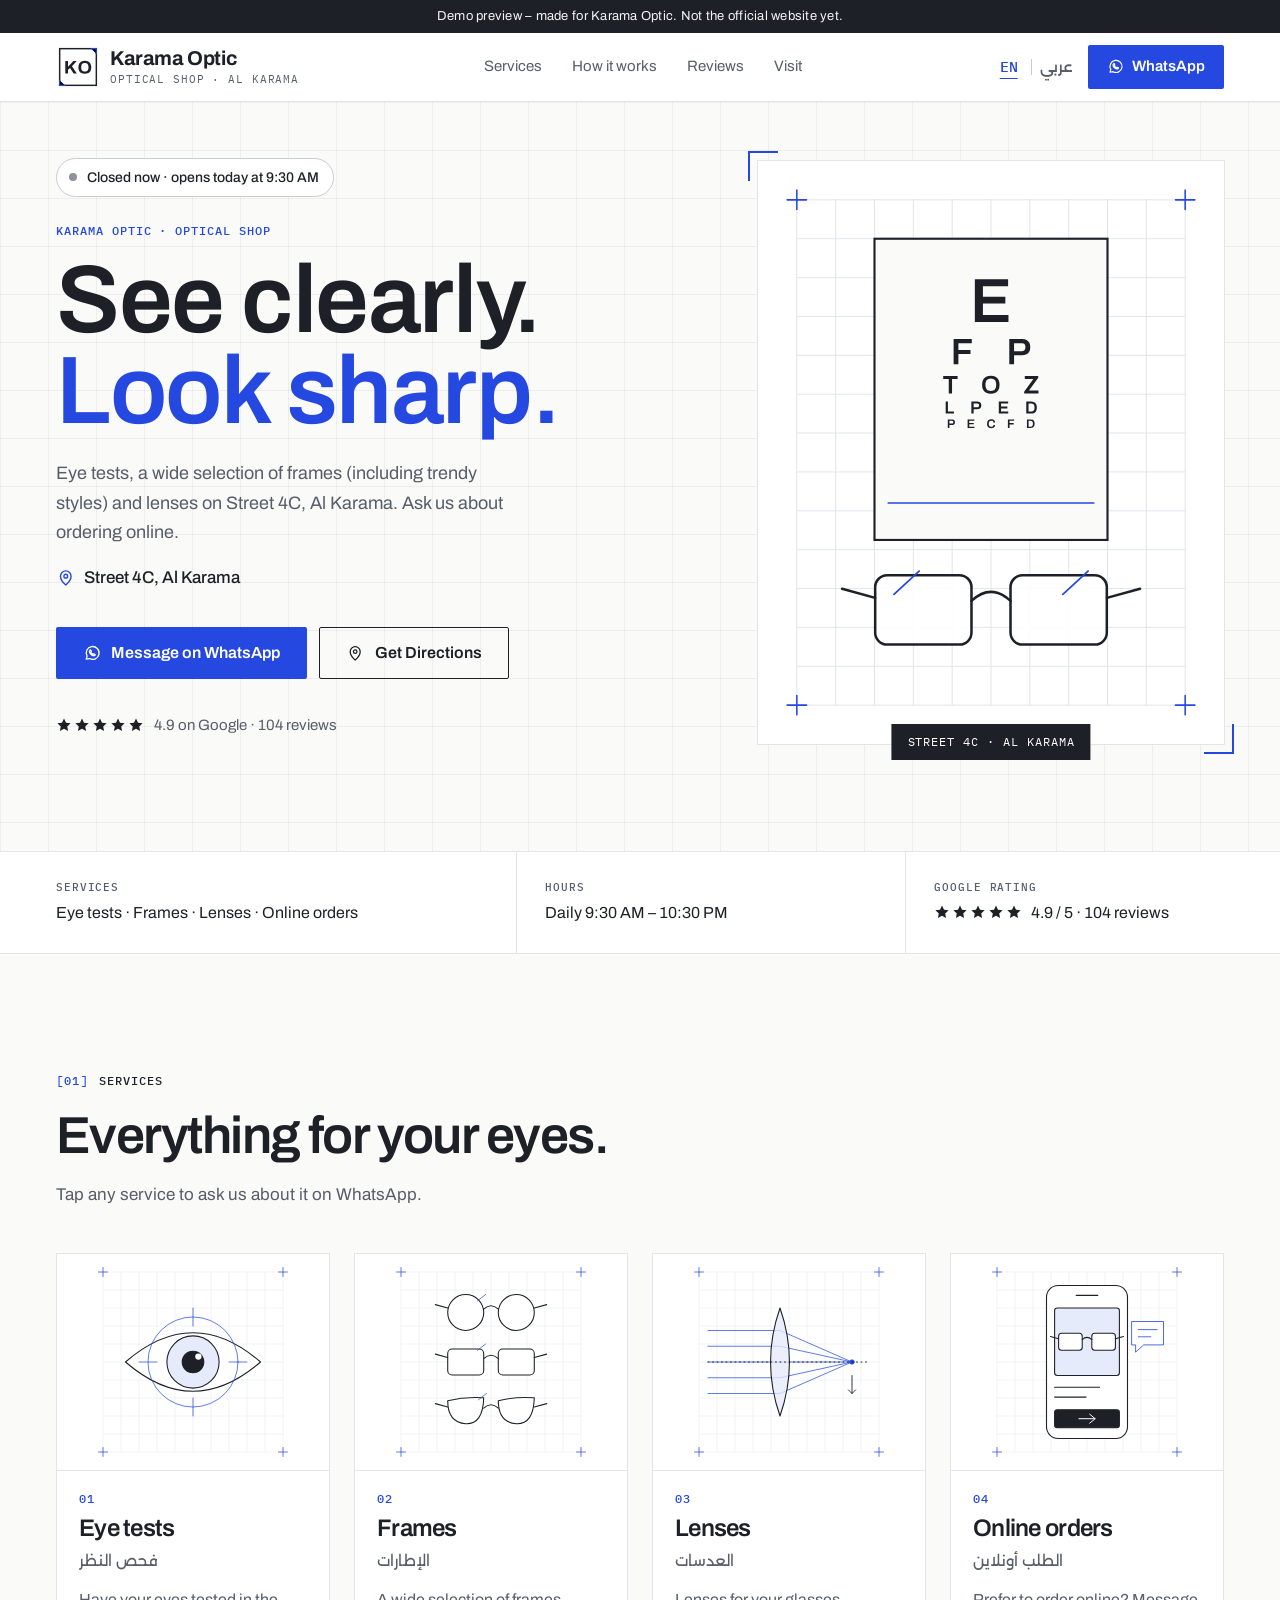
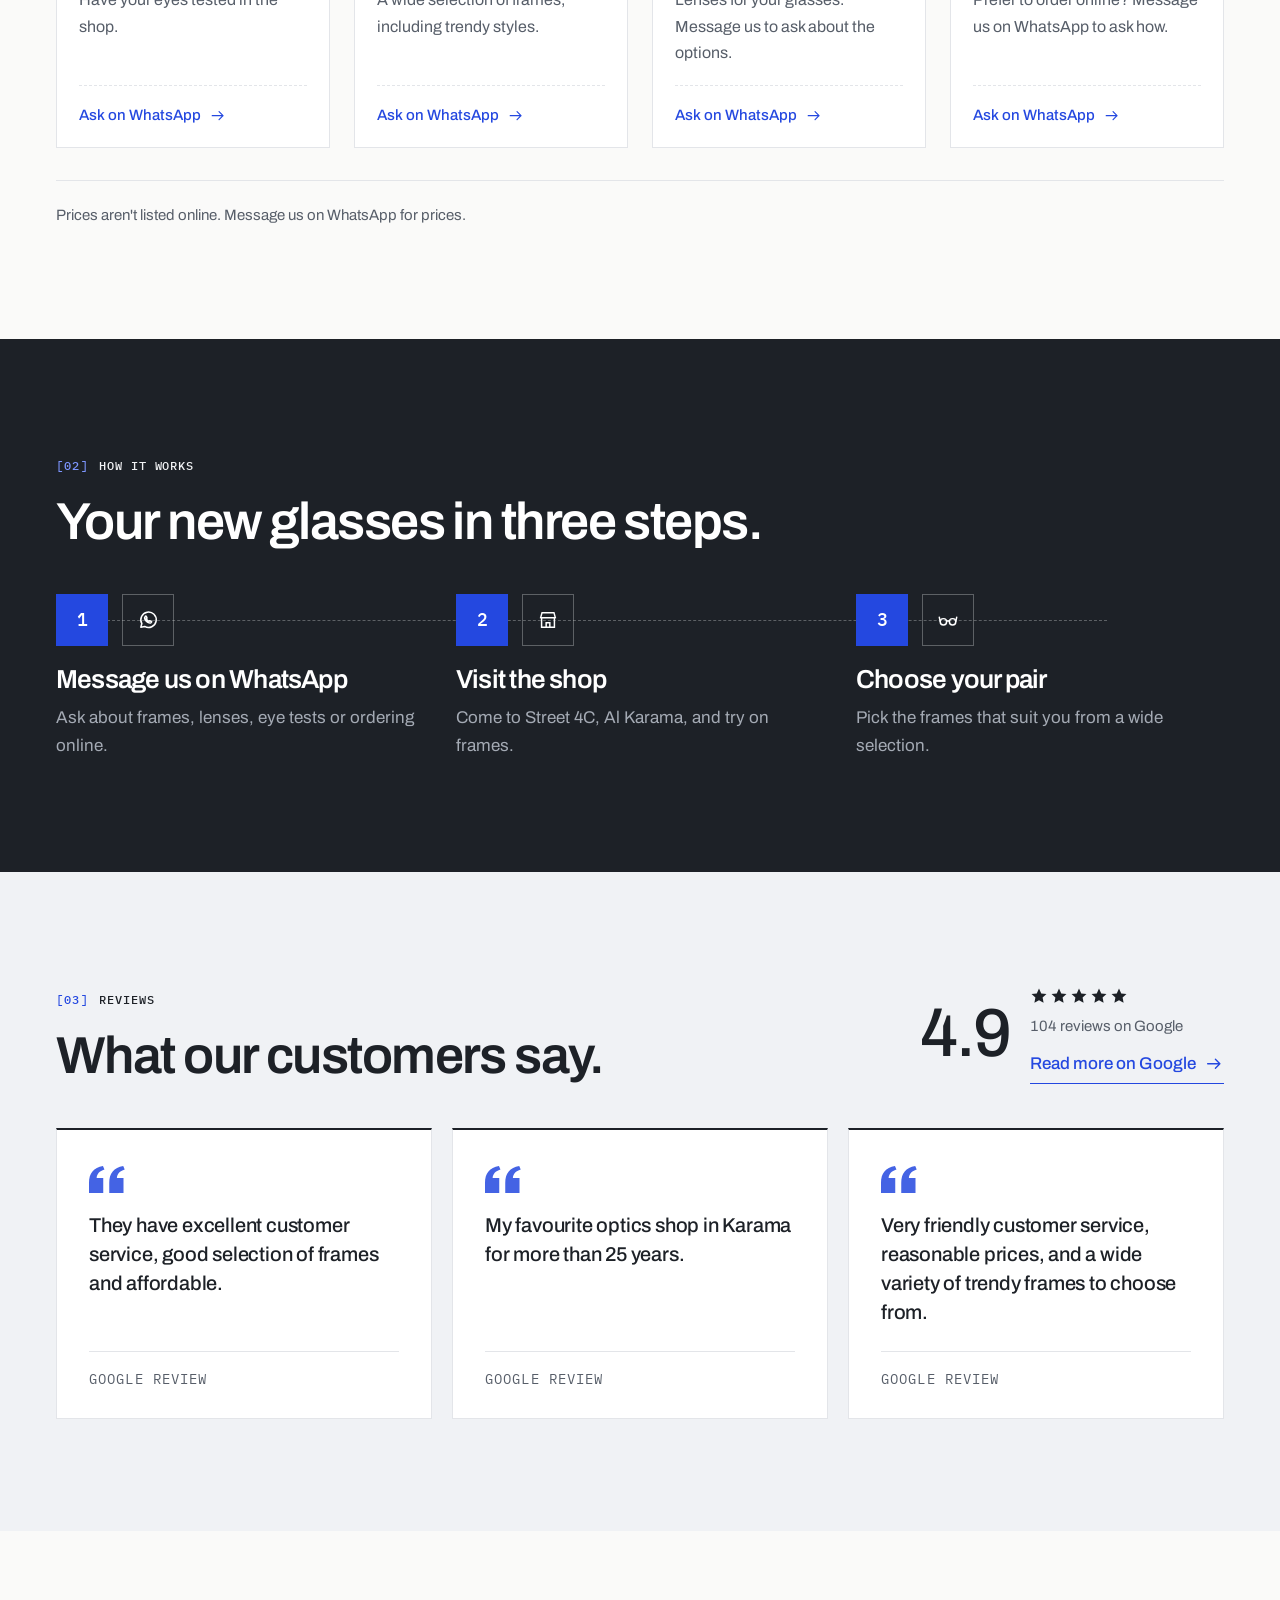
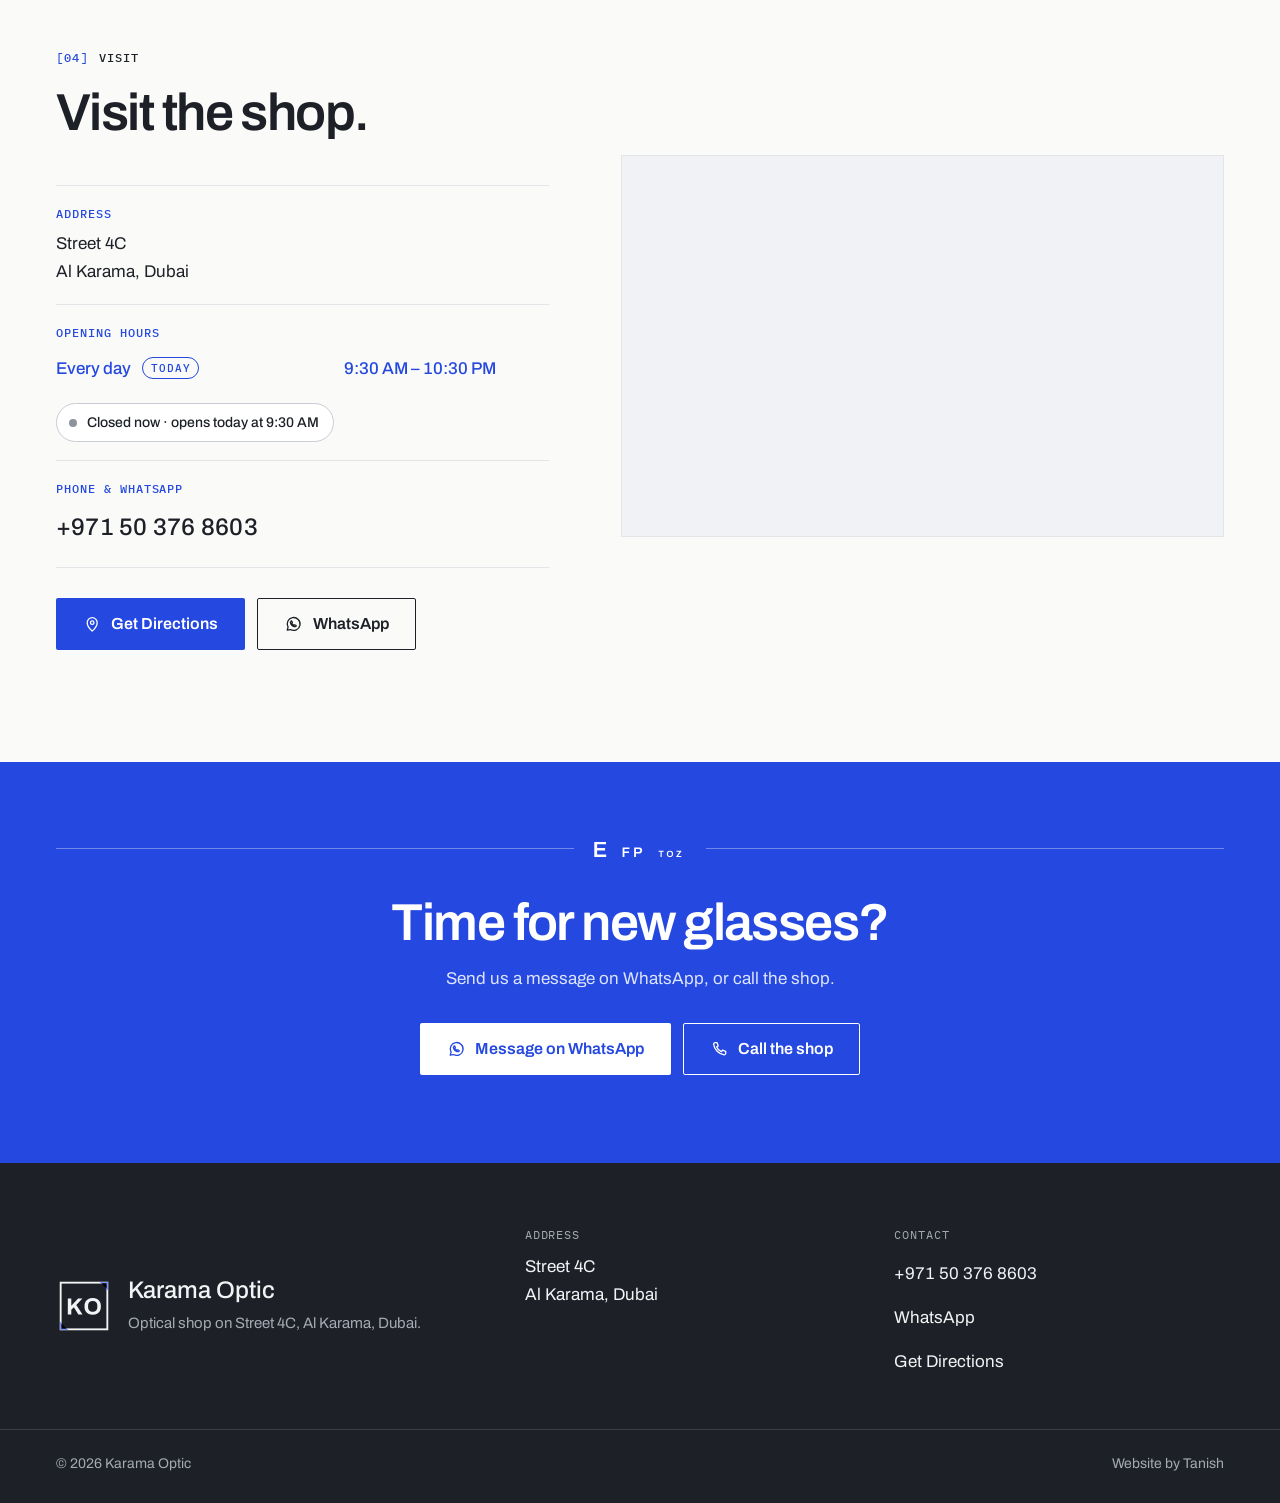
<file: index.html>
<!doctype html>
<html lang="en" dir="ltr">
<head>
  <meta charset="utf-8">
  <meta name="viewport" content="width=device-width, initial-scale=1, viewport-fit=cover">
  <title>Karama Optic · Eye tests, frames and lenses in Al Karama, Dubai</title>
  <meta name="description" content="Optical shop on Street 4C, Al Karama, Dubai: eye tests, a wide selection of frames including trendy styles, lenses and online orders. Rated 4.9 on Google.">
  <meta name="robots" content="noindex">
  <meta name="theme-color" content="#FFFFFF">

  <link rel="icon" href="images/logo.svg" type="image/svg+xml">
  <link rel="apple-touch-icon" href="images/apple-touch-icon.png">

  <!-- Social sharing (WhatsApp, iMessage, X…). WhatsApp previews don't run JavaScript, so these are plain text. -->
  <meta property="og:type" content="website">
  <meta property="og:site_name" content="Karama Optic">
  <meta property="og:title" content="Karama Optic · Street 4C, Al Karama, Dubai">
  <meta property="og:description" content="Eye tests, a wide selection of frames (including trendy styles), lenses and online orders. 4.9 on Google.">
  <meta property="og:url" content="https://tanish0212.github.io/karama-optic-demo/">
  <meta property="og:image" content="https://tanish0212.github.io/karama-optic-demo/images/og-image.jpg">
  <meta property="og:image:secure_url" content="https://tanish0212.github.io/karama-optic-demo/images/og-image.jpg">
  <meta property="og:image:type" content="image/jpeg">
  <meta property="og:image:width" content="1200">
  <meta property="og:image:height" content="630">
  <meta property="og:image:alt" content="Karama Optic, an optical shop on Street 4C, Al Karama, Dubai">
  <meta name="twitter:card" content="summary_large_image">
  <meta name="twitter:title" content="Karama Optic · Street 4C, Al Karama, Dubai">
  <meta name="twitter:description" content="Eye tests, a wide selection of frames (including trendy styles), lenses and online orders. 4.9 on Google.">
  <meta name="twitter:image" content="https://tanish0212.github.io/karama-optic-demo/images/og-image.jpg">

  <link rel="preconnect" href="https://fonts.googleapis.com">
  <link rel="preconnect" href="https://fonts.gstatic.com" crossorigin>
  <!-- Fonts load without blocking the first paint -->
  <link rel="preload" as="style" href="https://fonts.googleapis.com/css2?family=Archivo:wght@400;500;600;700&amp;family=IBM+Plex+Mono:wght@400;500&amp;family=Alexandria:wght@400;500;600&amp;display=swap">
  <link rel="stylesheet" href="https://fonts.googleapis.com/css2?family=Archivo:wght@400;500;600;700&amp;family=IBM+Plex+Mono:wght@400;500&amp;family=Alexandria:wght@400;500;600&amp;display=swap" media="print" onload="this.media='all'">
  <noscript><link rel="stylesheet" href="https://fonts.googleapis.com/css2?family=Archivo:wght@400;500;600;700&amp;family=IBM+Plex+Mono:wght@400;500&amp;family=Alexandria:wght@400;500;600&amp;display=swap"></noscript>
  <link rel="stylesheet" href="style.css">
</head>
<body>
  <a class="skip-link" href="#main" data-t="skip">Skip to content</a>

  <!-- DEMO BANNER: delete this line (or set SHOP.showDemoBanner = false) when the site goes live -->
  <p class="demo-banner" data-t="demoBanner">Demo preview – made for Karama Optic. Not the official website yet.</p>

  <header class="site-header">
    <div class="container header-inner">
      <a class="brand" href="#top">
        <img class="brand-mark" src="images/logo.svg" width="44" height="44" alt="">
        <span class="brand-word">
          <span class="brand-name" data-t="brandName">Karama Optic</span>
          <span class="brand-sub" data-t="brandSub">Optical shop · Al Karama</span>
        </span>
        <span class="visually-hidden" data-shop="name">Karama Optic</span>
      </a>
      <nav class="nav" data-t-aria="navLabel" aria-label="Main">
        <a href="#services" data-t="navServices">Services</a>
        <a href="#how" data-t="navHow">How it works</a>
        <a href="#reviews" data-t="navReviews">Reviews</a>
        <a href="#visit" data-t="navVisit">Visit</a>
      </nav>
      <div class="header-actions">
        <div class="lang-toggle" role="group" data-t-aria="langLabel" aria-label="Language">
          <button type="button" data-lang="en" lang="en" aria-pressed="true">EN</button>
          <span class="lang-sep" aria-hidden="true"></span>
          <button type="button" data-lang="ar" lang="ar" aria-pressed="false">عربي</button>
        </div>
        <a class="btn btn-primary btn-sm js-wa" href="https://wa.me/971503768603?text=Hello%20Karama%20Optic%2C%20I%20found%20you%20on%20your%20website%20and%20I%27d%20like%20to%20ask%20about%20glasses." target="_blank" rel="noopener" data-t-aria="waAria" aria-label="Message Karama Optic on WhatsApp">
          <svg class="icon" viewBox="0 0 24 24" width="18" height="18" aria-hidden="true"><use href="#i-wa"/></svg>
          <span class="label-long" data-t="waShort">WhatsApp</span>
        </a>
      </div>
    </div>
  </header>

  <main id="main">
    <!-- HERO -->
    <section class="hero" id="top" aria-labelledby="hero-title">
      <div class="container hero-grid">
        <div class="hero-copy">
          <p class="status js-status reveal"><span class="status-dot" aria-hidden="true"></span><span class="status-text"></span></p>
          <p class="eyebrow reveal" data-t="heroEyebrow">Karama Optic</p>
          <h1 class="hero-title js-hero-title" id="hero-title">See clearly. Look sharp.</h1>
          <p class="lead reveal" data-t="heroSub"></p>
          <p class="place reveal">
            <svg class="icon" viewBox="0 0 24 24" width="18" height="18" aria-hidden="true"><use href="#i-pin"/></svg>
            <span data-t="heroPlace">Street 4C, Al Karama</span>
          </p>
          <div class="actions reveal">
            <a class="btn btn-primary js-wa" href="https://wa.me/971503768603?text=Hello%20Karama%20Optic%2C%20I%20found%20you%20on%20your%20website%20and%20I%27d%20like%20to%20ask%20about%20glasses." target="_blank" rel="noopener">
              <svg class="icon" viewBox="0 0 24 24" width="20" height="20" aria-hidden="true"><use href="#i-wa"/></svg>
              <span data-t="waCta">Message on WhatsApp</span><span class="visually-hidden js-newtab"></span>
            </a>
            <a class="btn btn-ghost js-dir" href="https://www.google.com/maps/search/?api=1&amp;query=Karama+Optic+Street+4C+Al+Karama+Dubai" target="_blank" rel="noopener">
              <svg class="icon" viewBox="0 0 24 24" width="20" height="20" aria-hidden="true"><use href="#i-pin"/></svg>
              <span data-t="directions">Get Directions</span><span class="visually-hidden js-newtab"></span>
            </a>
          </div>
          <a class="rating js-rating js-reviews reveal" href="#reviews"></a>
        </div>
        <figure class="hero-media reveal">
          <div class="frame">
            <img class="js-img" data-img="hero" src="images/eye-chart.svg" alt="" width="480" height="600" fetchpriority="high">
          </div>
          <figcaption class="media-caption" data-t="heroCaption">Street 4C · Al Karama</figcaption>
        </figure>
      </div>
    </section>

    <!-- QUICK FACTS -->
    <section class="strip" data-t-aria="stripAria" aria-label="Quick facts">
      <div class="container strip-grid">
        <div class="strip-item">
          <span class="strip-label" data-t="stripServicesLabel">Services</span>
          <span class="strip-value" data-t="stripServices"></span>
        </div>
        <div class="strip-item">
          <span class="strip-label" data-t="stripHoursLabel">Hours</span>
          <span class="strip-value js-strip-hours"></span>
        </div>
        <div class="strip-item">
          <span class="strip-label" data-t="stripRatingLabel">Google rating</span>
          <span class="strip-value"><span class="js-stars"></span> <span class="num" data-t="stripRating"></span></span>
        </div>
      </div>
    </section>

    <!-- SERVICES -->
    <section class="section" id="services" aria-labelledby="services-title">
      <div class="container">
        <header class="section-head reveal">
          <p class="kicker"><span class="kicker-num">01</span><span data-t="servicesKicker">Services</span></p>
          <h2 id="services-title" data-t="servicesTitle">Everything for your eyes.</h2>
          <p class="section-intro" data-t="servicesIntro"></p>
        </header>
        <ul class="services js-services" role="list"></ul>
        <p class="quote-note reveal" data-t="quoteNote"></p>
      </div>
    </section>

    <!-- HOW IT WORKS -->
    <section class="section section-alt" id="how" aria-labelledby="how-title">
      <div class="container">
        <header class="section-head reveal">
          <p class="kicker"><span class="kicker-num">02</span><span data-t="howKicker">How it works</span></p>
          <h2 id="how-title" data-t="howTitle">Three simple steps.</h2>
        </header>
        <ol class="steps js-steps" role="list"></ol>
      </div>
    </section>

    <!-- REVIEWS -->
    <section class="section section-reviews" id="reviews" aria-labelledby="reviews-title">
      <div class="container">
        <div class="reviews-head reveal">
          <div>
            <p class="kicker"><span class="kicker-num">03</span><span data-t="reviewsKicker">Reviews</span></p>
            <h2 id="reviews-title" data-t="reviewsTitle">In our customers' words.</h2>
          </div>
          <div class="score">
            <span class="score-value js-score" lang="en" dir="ltr">4.9</span>
            <div class="score-meta">
              <span class="js-stars score-stars"></span>
              <span class="score-count num" data-t="basedOn">104 reviews on Google</span>
              <a class="text-link js-reviews" href="#reviews">
                <span data-t="readMore">Read more on Google</span><span class="visually-hidden js-newtab"></span>
                <svg class="icon icon-arrow" viewBox="0 0 24 24" width="18" height="18" aria-hidden="true"><use href="#i-arrow"/></svg>
              </a>
            </div>
          </div>
        </div>
        <ul class="reviews js-reviews-list" role="list"></ul>
      </div>
    </section>

    <!-- VISIT -->
    <section class="section section-visit" id="visit" aria-labelledby="visit-title">
      <div class="container visit-grid">
        <div class="visit-copy">
          <header class="section-head reveal">
            <p class="kicker"><span class="kicker-num">04</span><span data-t="visitKicker">Visit</span></p>
            <h2 id="visit-title" data-t="visitTitle">Find us.</h2>
          </header>
          <dl class="visit-info reveal">
            <div>
              <dt data-t="addressLabel">Address</dt>
              <dd><address class="js-address"></address></dd>
            </div>
            <div>
              <dt data-t="hoursLabel">Opening hours</dt>
              <dd>
                <table class="hours js-hours"></table>
                <span class="status status--inline js-status"><span class="status-dot" aria-hidden="true"></span><span class="status-text"></span></span>
              </dd>
            </div>
            <div>
              <dt data-t="phoneLabel">Phone &amp; WhatsApp</dt>
              <dd><a class="phone-link js-tel js-phone" href="tel:+971503768603">+971 50 376 8603</a></dd>
            </div>
          </dl>
          <div class="actions reveal">
            <a class="btn btn-primary js-dir" href="https://www.google.com/maps/search/?api=1&amp;query=Karama+Optic+Street+4C+Al+Karama+Dubai" target="_blank" rel="noopener">
              <svg class="icon" viewBox="0 0 24 24" width="20" height="20" aria-hidden="true"><use href="#i-pin"/></svg>
              <span data-t="directions">Get Directions</span><span class="visually-hidden js-newtab"></span>
            </a>
            <a class="btn btn-ghost js-wa" href="https://wa.me/971503768603?text=Hello%20Karama%20Optic%2C%20I%20found%20you%20on%20your%20website%20and%20I%27d%20like%20to%20ask%20about%20glasses." target="_blank" rel="noopener">
              <svg class="icon" viewBox="0 0 24 24" width="20" height="20" aria-hidden="true"><use href="#i-wa"/></svg>
              <span data-t="waShort">WhatsApp</span><span class="visually-hidden js-newtab"></span>
            </a>
          </div>
        </div>
        <div class="map reveal">
          <iframe class="js-map" title="Map" width="600" height="380" loading="lazy" referrerpolicy="no-referrer-when-downgrade" allowfullscreen></iframe>
        </div>
      </div>
    </section>

    <!-- CLOSING CTA -->
    <section class="cta-band" aria-labelledby="cta-title">
      <div class="container cta-inner reveal">
        <div class="motif" aria-hidden="true"><svg viewBox="0 0 104 28" width="104" height="28"><path fill="currentColor" d="M6.28 23.0V7.908000000000001H18.049999999999997V10.350000000000001H9.14V14.068000000000001H17.082V16.51H9.14V20.558H18.182000000000002V23.0Z M34.611 23.0V13.395999999999999H41.513V14.95H36.431V17.526H41.009V19.08H36.431V23.0Z M46.13699999999999 23.0V13.395999999999999H50.952999999999996Q52.016999999999996 13.395999999999999 52.709999999999994 13.774Q53.40299999999999 14.152 53.75299999999999 14.838000000000001Q54.102999999999994 15.524000000000001 54.102999999999994 16.476Q54.102999999999994 17.414 53.73899999999999 18.114Q53.37499999999999 18.814 52.653999999999996 19.198999999999998Q51.93299999999999 19.584 50.85499999999999 19.584H47.956999999999994V23.0ZM47.956999999999994 18.03H50.79899999999999Q51.498999999999995 18.03 51.88399999999999 17.617Q52.26899999999999 17.204 52.26899999999999 16.476Q52.26899999999999 15.986 52.10099999999999 15.65Q51.93299999999999 15.314 51.61099999999999 15.132Q51.288999999999994 14.95 50.79899999999999 14.95H47.956999999999994Z M72.5385 23.0V17.834H70.5675V16.826H75.6885V17.834H73.7085V23.0Z M81.9325 23.108Q80.9695 23.108 80.2675 22.761499999999998Q79.5655 22.415 79.19200000000001 21.704Q78.8185 20.993000000000002 78.8185 19.913Q78.8185 18.824 79.19200000000001 18.1175Q79.5655 17.411 80.2675 17.064500000000002Q80.9695 16.718 81.9325 16.718Q82.9045 16.718 83.602 17.064500000000002Q84.2995 17.411 84.673 18.1175Q85.0465 18.824 85.0465 19.913Q85.0465 20.993000000000002 84.673 21.704Q84.2995 22.415 83.602 22.761499999999998Q82.9045 23.108 81.9325 23.108ZM81.9325 22.118Q82.4005 22.118 82.756 21.982999999999997Q83.11149999999999 21.848 83.3545 21.5825Q83.5975 21.317 83.7235 20.9255Q83.8495 20.534 83.8495 20.021V19.823Q83.8495 19.301000000000002 83.7235 18.905Q83.5975 18.509 83.3545 18.2435Q83.11149999999999 17.978 82.756 17.843Q82.4005 17.708 81.9325 17.708Q81.4645 17.708 81.10900000000001 17.843Q80.7535 17.978 80.51050000000001 18.2435Q80.2675 18.509 80.146 18.905Q80.0245 19.301000000000002 80.0245 19.823V20.021Q80.0245 20.534 80.146 20.9255Q80.2675 21.317 80.51050000000001 21.5825Q80.7535 21.848 81.10900000000001 21.982999999999997Q81.4645 22.118 81.9325 22.118Z M88.21249999999999 23.0V22.442L91.50649999999999 17.825H88.4465V16.826H93.2435V17.393L89.9495 22.001H93.3245V23.0Z"/></svg></div>
        <h2 id="cta-title" class="cta-title" data-t="ctaTitle"></h2>
        <p class="cta-sub" data-t="ctaSub"></p>
        <div class="actions actions--center">
          <a class="btn btn-primary js-wa" href="https://wa.me/971503768603?text=Hello%20Karama%20Optic%2C%20I%20found%20you%20on%20your%20website%20and%20I%27d%20like%20to%20ask%20about%20glasses." target="_blank" rel="noopener">
            <svg class="icon" viewBox="0 0 24 24" width="20" height="20" aria-hidden="true"><use href="#i-wa"/></svg>
            <span data-t="waCta">Message on WhatsApp</span><span class="visually-hidden js-newtab"></span>
          </a>
          <a class="btn btn-ghost js-tel" href="tel:+971503768603">
            <svg class="icon" viewBox="0 0 24 24" width="20" height="20" aria-hidden="true"><use href="#i-phone"/></svg>
            <span data-t="callCta">Call us</span>
          </a>
        </div>
      </div>
    </section>
  </main>

  <footer class="site-footer">
    <div class="container footer-grid">
      <div class="footer-brand">
        <img src="images/logo-light.svg" width="56" height="56" alt="">
        <div>
          <p class="footer-name" data-t="footerName">Karama Optic</p>
          <p class="footer-tag" data-t="footerTag"></p>
        </div>
      </div>
      <div class="footer-col">
        <p class="footer-label" data-t="addressLabel">Address</p>
        <address class="js-address"></address>
      </div>
      <div class="footer-col">
        <p class="footer-label" data-t="footerContact">Contact</p>
        <p><a class="js-tel js-phone" href="tel:+971503768603">+971 50 376 8603</a></p>
        <p><a class="js-wa" href="https://wa.me/971503768603?text=Hello%20Karama%20Optic%2C%20I%20found%20you%20on%20your%20website%20and%20I%27d%20like%20to%20ask%20about%20glasses." target="_blank" rel="noopener"><span data-t="waShort">WhatsApp</span><span class="visually-hidden js-newtab"></span></a></p>
        <p><a class="js-dir" href="https://www.google.com/maps/search/?api=1&amp;query=Karama+Optic+Street+4C+Al+Karama+Dubai" target="_blank" rel="noopener"><span data-t="directions">Get Directions</span><span class="visually-hidden js-newtab"></span></a></p>
      </div>
    </div>
    <div class="container footer-bottom">
      <p>© <span class="js-year num"></span> <span lang="en" data-shop="name">Karama Optic</span></p>
      <p data-t="credit">Website by Tanish</p>
    </div>
  </footer>

  <a class="fab js-wa" href="https://wa.me/971503768603?text=Hello%20Karama%20Optic%2C%20I%20found%20you%20on%20your%20website%20and%20I%27d%20like%20to%20ask%20about%20glasses." target="_blank" rel="noopener" data-t-aria="waAria" aria-label="Message Karama Optic on WhatsApp">
    <svg viewBox="0 0 24 24" width="28" height="28" aria-hidden="true"><use href="#i-wa"/></svg>
  </a>

  <!-- Icon set (drawn for this site, stroke only) -->
  <svg width="0" height="0" style="position:absolute" aria-hidden="true" focusable="false">
    <symbol id="i-wa" viewBox="0 0 24 24"><g fill="none" stroke="currentColor" stroke-width="1.7" stroke-linecap="round" stroke-linejoin="round"><path d="M4.2 19.8l1.1-3.9A8.4 8.4 0 1 1 8.4 19z"/><path d="M9 8.3c.2-.5.6-.6 1-.5l.9 2-.7.9c.5 1.2 1.5 2.2 2.8 2.8l.9-.7 2 .9c.1.4 0 .8-.5 1.1-.9.6-2.1.6-3.6-.2a8.4 8.4 0 0 1-2.9-2.9c-.8-1.5-.8-2.7.1-3.4z"/></g></symbol>
    <symbol id="i-pin" viewBox="0 0 24 24"><g fill="none" stroke="currentColor" stroke-width="1.7" stroke-linecap="round" stroke-linejoin="round"><path d="M12 21s-6.5-5.8-6.5-11a6.5 6.5 0 0 1 13 0c0 5.2-6.5 11-6.5 11Z"/><circle cx="12" cy="10" r="2.3"/></g></symbol>
    <symbol id="i-phone" viewBox="0 0 24 24"><path fill="none" stroke="currentColor" stroke-width="1.7" stroke-linecap="round" stroke-linejoin="round" d="M6.6 3.5h2.6l1.5 4.2-2 1.4a10.6 10.6 0 0 0 6.2 6.2l1.4-2 4.2 1.5v2.6a1.9 1.9 0 0 1-2 1.9A16.2 16.2 0 0 1 4.7 5.5a1.9 1.9 0 0 1 1.9-2Z"/></symbol>
    <symbol id="i-arrow" viewBox="0 0 24 24"><path fill="none" stroke="currentColor" stroke-width="1.7" stroke-linecap="round" stroke-linejoin="round" d="M4.5 12h15M14 6.5l5.5 5.5-5.5 5.5"/></symbol>
    <symbol id="i-store" viewBox="0 0 24 24"><g fill="none" stroke="currentColor" stroke-width="1.6" stroke-linecap="square"><path d="M4 9.5h16M5 9.5V20h14V9.5M4 9.5 5.5 4h13L20 9.5"/><path d="M10 20v-5h4v5"/></g></symbol>
    <symbol id="i-glasses" viewBox="0 0 24 24"><g fill="none" stroke="currentColor" stroke-width="1.6" stroke-linecap="round" stroke-linejoin="round"><circle cx="7" cy="14" r="3.5"/><circle cx="17" cy="14" r="3.5"/><path d="M10.5 13.5q1.5-1.2 3 0M3.5 13.5 2.5 9M20.5 13.5l1-4.5"/></g></symbol>
  </svg>

  <noscript>
    <div class="noscript">Karama Optic · Street 4C, Al Karama, Dubai · <a href="https://wa.me/971503768603">WhatsApp +971 50 376 8603</a></div>
  </noscript>

  <script src="script.js"></script>
</body>
</html>
</file>
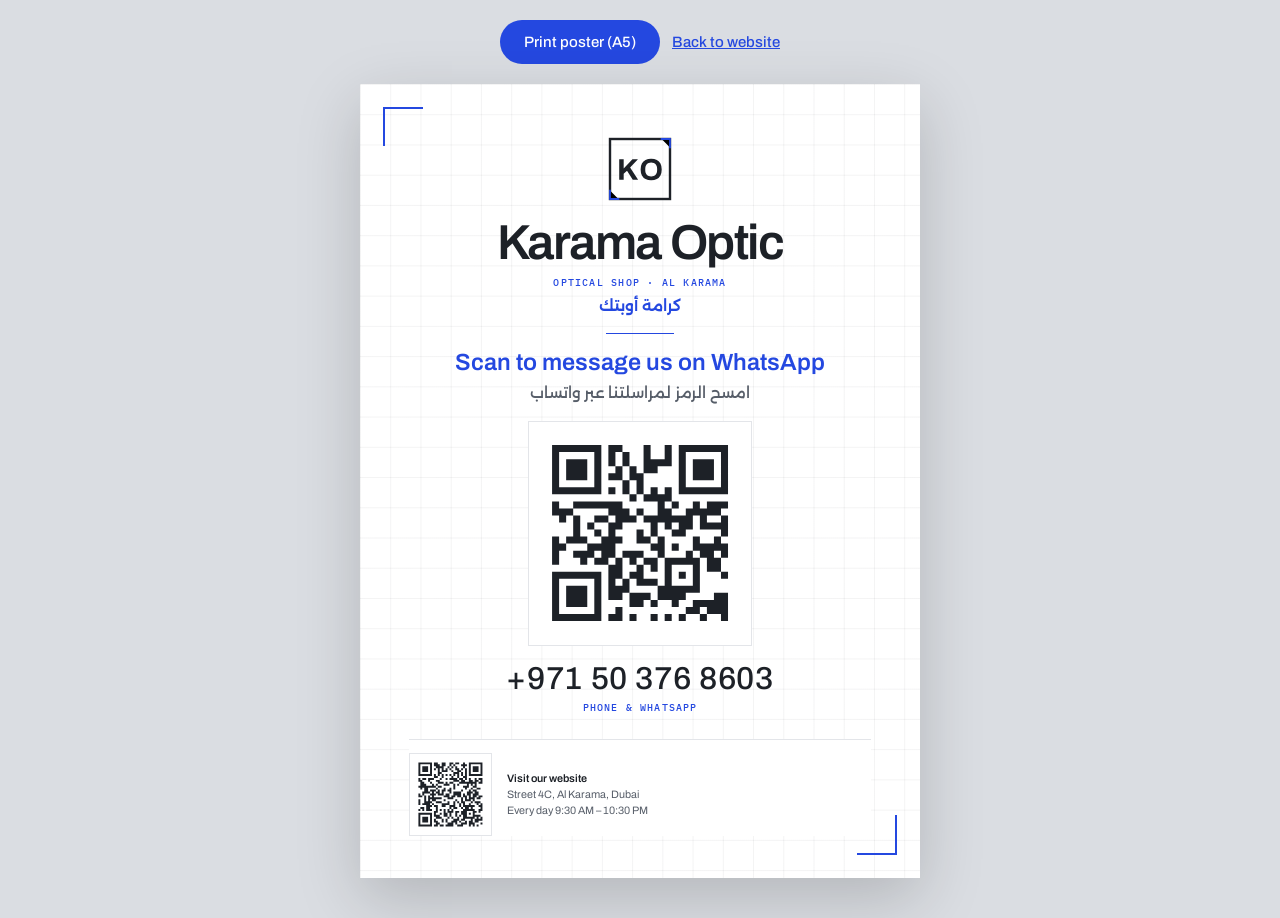
<file: poster.html>
<!doctype html>
<html lang="en">
<head>
  <meta charset="utf-8">
  <meta name="viewport" content="width=device-width, initial-scale=1">
  <meta name="robots" content="noindex">
  <title>Counter poster · Karama Optic</title>
  <link rel="icon" href="images/logo.svg" type="image/svg+xml">
  <link rel="preconnect" href="https://fonts.googleapis.com">
  <link rel="preconnect" href="https://fonts.gstatic.com" crossorigin>
  <link rel="stylesheet" href="https://fonts.googleapis.com/css2?family=Archivo:wght@400;500;600;700&family=IBM+Plex+Mono:wght@400;500&family=Alexandria:wght@400;500;600&display=swap">
  <style>
    /* Printable A5 counter poster. Print with "Margins: none" and "Background graphics" on.
       QR codes are static inline SVG, generated locally with segno (see README). */
    @page { size: A5 portrait; margin: 0; }
    * { box-sizing: border-box; }
    html, body { margin: 0; }
    body { background: #DADDE2; font-family: "Archivo", Arial, sans-serif; color: #1D2127; -webkit-print-color-adjust: exact; print-color-adjust: exact; }
    .toolbar { display: flex; justify-content: center; flex-wrap: wrap; gap: 12px; padding: 20px 16px 0; }
    .toolbar button { font: 500 15px "Archivo", Arial, sans-serif; padding: 0 24px; min-height: 44px; border: 0; border-radius: 999px; background: #2448E0; color: #fff; cursor: pointer; }
    .toolbar a { font: 500 15px "Archivo", Arial, sans-serif; color: #2448E0; align-self: center; min-height: 44px; display: inline-flex; align-items: center; }
    .sheet {
      width: 148mm; height: 210mm; margin: 20px auto 40px; background: #FFFFFF;
      padding: 13mm 13mm 11mm; display: flex; flex-direction: column; align-items: center; text-align: center;
      position: relative; box-shadow: 0 20px 60px rgba(0,0,0,.18); overflow: hidden;
      font-variant-numeric: lining-nums;
    }
    .logo { width: 19mm; height: 19mm; position: relative; }
    .name { margin: 3.5mm 0 0; font: 600 13mm/1 "Archivo", Arial, sans-serif; position: relative; }
    .sub { margin: 2.2mm 0 0; font: 500 2.7mm "Archivo", Arial, sans-serif; letter-spacing: .3em; text-transform: uppercase; color: #2448E0; position: relative; }
    .ar-name { margin: 1.6mm 0 0; font: 600 4mm/1.4 "Alexandria", sans-serif; color: #2448E0; position: relative; }
    .rule { width: 18mm; height: 0; border-top: 0.35mm solid #2448E0; margin: 4.5mm 0 4mm; position: relative; }
    .cta { margin: 0; font: 600 6.2mm/1.15 "Archivo", Arial, sans-serif; color: #2448E0; position: relative; }
    .cta-ar { margin: 1.6mm 0 0; font: 500 4mm/1.45 "Alexandria", sans-serif; color: #575E69; position: relative; }
    .qr-box { margin-top: 4.5mm; padding: 2.5mm; background: #fff; border: 0.3mm solid #E3E5E9; border-radius: 1.5mm; position: relative; }
    .qr { display: block; width: 54mm; height: 54mm; }
    .phone { margin: 4.5mm 0 0; font: 500 8.4mm/1 "Archivo", Arial, sans-serif; letter-spacing: .02em; font-variant-numeric: lining-nums tabular-nums; position: relative; }
    .phone-label { margin: 1.6mm 0 0; font: 500 2.6mm "Archivo", Arial, sans-serif; letter-spacing: .24em; text-transform: uppercase; color: #2448E0; position: relative; }
    .foot {
      margin-top: auto; width: 100%; display: flex; align-items: center; gap: 4mm; text-align: start;
      padding-top: 3.5mm; border-top: 0.25mm solid #E3E5E9; position: relative;
    }
    .qr-small { display: block; width: 19mm; height: 19mm; flex: none; background: #fff; padding: 1.2mm; box-sizing: content-box; border: 0.25mm solid #E3E5E9; }
    .foot p { margin: 0; font: 400 2.85mm/1.45 "Archivo", Arial, sans-serif; color: #575E69; }
    .foot b { font-weight: 600; color: #1D2127; }
    .sheet { background-image: linear-gradient(rgba(29,33,39,.05) .2mm, transparent .2mm), linear-gradient(90deg, rgba(29,33,39,.05) .2mm, transparent .2mm); background-size: 8mm 8mm; }
    .sheet::before, .sheet::after { content: ''; position: absolute; width: 10mm; height: 10mm; border: 0 solid #2448E0; }
    .sheet::before { top: 6mm; left: 6mm; border-top-width: .7mm; border-left-width: .7mm; }
    .sheet::after { bottom: 6mm; right: 6mm; border-bottom-width: .7mm; border-right-width: .7mm; }
    .sub, .phone-label { font-family: 'IBM Plex Mono', monospace; letter-spacing: .12em; }
    .name { letter-spacing: -.03em; }
    .qr-box, .qr-small { border-radius: 0; }
    .foot { background: #fff; }
    @media print {
      body { background: none; }
      .toolbar { display: none; }
      .sheet { margin: 0; box-shadow: none; }
    }
    @media screen and (max-width: 600px) {
      .sheet { zoom: .62; }
    }
  </style>
</head>
<body>
  <div class="toolbar">
    <button type="button" onclick="window.print()">Print poster (A5)</button>
    <a href="./">Back to website</a>
  </div>

  <main class="sheet">

    <img class="logo" src="images/logo.svg" alt="Karama Optic logo">
    <h1 class="name">Karama Optic</h1>
    <p class="sub">Optical shop · Al Karama</p>
    <p class="ar-name" lang="ar" dir="rtl">كرامة أوبتك</p>
    <div class="rule"></div>
    <p class="cta">Scan to message us on WhatsApp</p>
    <p class="cta-ar" lang="ar" dir="rtl">امسح الرمز لمراسلتنا عبر واتساب</p>
    <div class="qr-box">
      <svg role="img" aria-label="QR code that opens a WhatsApp chat with Karama Optic" viewBox="0 0 29 29" class="qr"><path class="qrline" stroke="#1d2127" d="M2 2.5h7m1 0h2m3 0h1m2 0h1m1 0h7m-25 1h1m5 0h1m1 0h1m1 0h1m2 0h1m2 0h1m1 0h1m5 0h1m-25 1h1m1 0h3m1 0h1m1 0h1m1 0h1m2 0h4m1 0h1m1 0h3m1 0h1m-25 1h1m1 0h3m1 0h1m2 0h1m1 0h1m1 0h2m3 0h1m1 0h3m1 0h1m-25 1h1m1 0h3m1 0h1m1 0h2m1 0h2m5 0h1m1 0h3m1 0h1m-25 1h1m5 0h1m3 0h1m1 0h1m5 0h1m5 0h1m-25 1h7m1 0h1m1 0h1m1 0h1m1 0h1m1 0h1m1 0h7m-14 1h1m1 0h4m-17 1h1m2 0h7m5 0h1m1 0h1m2 0h1m1 0h3m-25 1h3m5 0h3m1 0h1m2 0h2m2 0h5m-23 1h1m1 0h1m2 0h2m1 0h3m1 0h7m1 0h1m2 0h1m-22 1h1m1 0h1m2 0h2m4 0h1m1 0h1m1 0h2m1 0h4m-22 1h1m2 0h1m1 0h1m3 0h1m1 0h1m2 0h2m5 0h1m-25 1h1m1 0h3m2 0h3m2 0h2m1 0h1m4 0h1m2 0h1m-24 1h2m3 0h4m5 0h2m1 0h1m2 0h5m-25 1h1m2 0h3m1 0h2m1 0h3m2 0h1m3 0h1m1 0h2m1 0h1m-25 1h1m3 0h1m1 0h2m1 0h1m1 0h1m1 0h2m1 0h5m1 0h2m-16 1h2m2 0h1m1 0h1m1 0h1m3 0h1m1 0h2m-24 1h7m1 0h2m1 0h2m3 0h1m1 0h1m1 0h1m3 0h1m-25 1h1m5 0h1m1 0h1m1 0h1m1 0h3m1 0h1m3 0h1m-21 1h1m1 0h3m1 0h1m1 0h3m4 0h6m-21 1h1m1 0h3m1 0h1m1 0h2m1 0h3m1 0h4m4 0h2m-25 1h1m1 0h3m1 0h1m4 0h2m1 0h1m2 0h1m2 0h5m-25 1h1m5 0h1m2 0h1m9 0h2m1 0h3m-25 1h7m1 0h2m1 0h1m2 0h1m1 0h1m1 0h1m2 0h1m2 0h1"/></svg>
    </div>
    <p class="phone">+971 50 376 8603</p>
    <p class="phone-label">Phone &amp; WhatsApp</p>
    <div class="foot">
      <svg role="img" aria-label="QR code that opens the Karama Optic website" viewBox="0 0 37 37" class="qr-small"><path class="qrline" stroke="#1d2127" d="M2 2.5h7m1 0h2m2 0h2m2 0h2m1 0h2m2 0h1m2 0h7m-33 1h1m5 0h1m1 0h3m1 0h2m2 0h1m1 0h1m3 0h3m1 0h1m5 0h1m-33 1h1m1 0h3m1 0h1m2 0h4m2 0h1m1 0h1m1 0h1m3 0h1m2 0h1m1 0h3m1 0h1m-33 1h1m1 0h3m1 0h1m1 0h1m1 0h1m1 0h1m1 0h1m1 0h1m2 0h2m1 0h1m1 0h1m1 0h1m1 0h3m1 0h1m-33 1h1m1 0h3m1 0h1m3 0h1m1 0h3m2 0h1m2 0h2m2 0h1m1 0h1m1 0h3m1 0h1m-33 1h1m5 0h1m3 0h2m6 0h3m1 0h1m1 0h1m1 0h1m5 0h1m-33 1h7m1 0h1m1 0h1m1 0h1m1 0h1m1 0h1m1 0h1m1 0h1m1 0h1m1 0h1m1 0h7m-25 1h2m2 0h1m4 0h1m2 0h1m2 0h2m-25 1h1m1 0h2m1 0h3m3 0h1m2 0h1m1 0h4m1 0h2m1 0h1m1 0h1m2 0h1m1 0h2m-33 1h2m3 0h1m3 0h2m7 0h3m1 0h2m2 0h2m1 0h2m1 0h1m-32 1h2m3 0h1m3 0h3m1 0h1m1 0h2m3 0h9m1 0h2m-32 1h3m3 0h1m1 0h1m3 0h3m2 0h1m1 0h1m4 0h1m1 0h1m1 0h1m-30 1h9m1 0h2m6 0h1m4 0h3m2 0h2m-29 1h1m1 0h2m4 0h1m3 0h1m2 0h1m1 0h1m5 0h1m2 0h1m2 0h2m-29 1h2m1 0h3m1 0h1m1 0h2m1 0h2m5 0h1m3 0h1m1 0h2m-28 1h4m1 0h1m1 0h2m1 0h1m3 0h1m1 0h4m3 0h3m1 0h2m-31 1h1m1 0h1m3 0h3m1 0h3m1 0h2m2 0h4m1 0h1m1 0h2m1 0h3m-31 1h2m1 0h1m1 0h1m1 0h1m5 0h3m1 0h2m1 0h2m1 0h2m1 0h1m1 0h2m1 0h2m-30 1h1m1 0h7m3 0h3m4 0h1m1 0h1m1 0h3m1 0h2m-32 1h1m2 0h1m1 0h1m1 0h2m4 0h1m5 0h1m2 0h1m1 0h3m1 0h1m-29 1h1m2 0h4m2 0h3m3 0h1m2 0h1m1 0h1m1 0h2m3 0h1m1 0h3m-32 1h1m1 0h4m1 0h1m4 0h4m2 0h1m2 0h1m1 0h1m2 0h1m3 0h1m1 0h1m-29 1h3m1 0h2m2 0h2m2 0h3m2 0h1m1 0h6m2 0h2m-32 1h2m1 0h2m3 0h1m6 0h1m1 0h2m2 0h1m1 0h2m1 0h1m4 0h1m-33 1h1m1 0h1m1 0h3m2 0h1m1 0h1m1 0h1m1 0h1m1 0h1m5 0h6m2 0h2m-25 1h2m3 0h1m1 0h3m1 0h2m1 0h3m3 0h2m1 0h1m-32 1h7m1 0h1m2 0h1m1 0h2m1 0h1m2 0h1m2 0h3m1 0h1m1 0h1m-29 1h1m5 0h1m1 0h3m2 0h2m1 0h1m2 0h1m1 0h1m1 0h2m3 0h4m-32 1h1m1 0h3m1 0h1m2 0h3m3 0h1m1 0h1m2 0h1m2 0h6m1 0h1m1 0h1m-33 1h1m1 0h3m1 0h1m1 0h1m3 0h1m1 0h1m3 0h3m1 0h2m3 0h1m1 0h4m-33 1h1m1 0h3m1 0h1m1 0h2m2 0h1m1 0h1m2 0h3m1 0h1m2 0h1m1 0h2m1 0h2m-31 1h1m5 0h1m2 0h2m4 0h3m1 0h1m2 0h3m1 0h3m3 0h1m-33 1h7m1 0h2m1 0h2m1 0h4m2 0h3m3 0h1m1 0h1m1 0h1"/></svg>
      <p><b>Visit our website</b><br>Street 4C, Al Karama, Dubai<br>Every day 9:30 AM – 10:30 PM</p>
    </div>
  </main>
</body>
</html>
</file>
<file: style.css>
/* Karama Optic — stylesheet. White + charcoal with one electric-blue accent; fine grid, crosshair corners, mono labels. */

:root {
  --bg: #FAFAF9; --surface: #FFFFFF; --alt: #F0F2F5; --line: #E3E5E9; --line-2: #C8CDD4;
  --ink: #1D2127; --muted: #575E69;
  --accent: #2448E0; --accent-hi: #1B3AC2; --on-accent: #FFFFFF;
  --deep: #1D2127; --on-deep: #F2F3F5; --on-deep-muted: #A4AAB4; --deep-line: rgba(242, 243, 245, .14);
  --grid: rgba(29, 33, 39, .055); --star: #1D2127;
  --open: #1E8550; --open-ring: rgba(30, 133, 80, .14); --closed: #8D939C;
  --header-bg: #FFFFFF; --card-shadow: 0 20px 40px -30px rgba(29, 33, 39, .4); --fab-shadow: rgba(36, 72, 224, .45);
  --f-display: "Archivo", "Segoe UI", system-ui, sans-serif;
  --f-body: "Archivo", system-ui, -apple-system, "Segoe UI", sans-serif;
  --f-ui: "IBM Plex Mono", ui-monospace, monospace;
  --f-num: "Archivo", system-ui, sans-serif;
  --f-mono: "IBM Plex Mono", ui-monospace, "Consolas", monospace;
  --f-quote: "Archivo", system-ui, sans-serif;
  --f-brand: "Archivo", system-ui, sans-serif;
  --f-ar: "Alexandria", "Segoe UI", Tahoma, sans-serif;
  --f-ar-display: "Alexandria", "Segoe UI", Tahoma, sans-serif;
  --gutter: 20px; --max: 1200px; --header-h: 68px; --radius: 2px; --btn-radius: 2px;
  --ease: cubic-bezier(.2, .65, .2, 1); --svc-cols: 4;
  color-scheme: light;
}

/* =====================================================================
   Base layout (shared structure). The theme block at the end of this
   file gives the site its own look. Mobile-first; logical properties
   (inline/block) so Arabic RTL mirrors automatically.
   ===================================================================== */

*, *::before, *::after { box-sizing: border-box; }

html {
  -webkit-text-size-adjust: 100%;
  text-size-adjust: 100%;
  scroll-padding-top: calc(var(--header-h) + 12px);
}
@media (prefers-reduced-motion: no-preference) {
  html { scroll-behavior: smooth; }
}
html[lang="ar"] {
  --f-display: var(--f-ar-display);
  --f-body: var(--f-ar);
  --f-brand: var(--f-ar-display);
}

body {
  margin: 0;
  background: var(--bg);
  color: var(--ink);
  font: 400 1.0625rem/1.65 var(--f-body);
  -webkit-font-smoothing: antialiased;
  -moz-osx-font-smoothing: grayscale;
  overflow-x: clip;
  font-variant-numeric: lining-nums;
  font-feature-settings: "lnum" 1;
}
html[lang="ar"] body { line-height: 1.8; }

img, svg, iframe { display: block; max-width: 100%; }
img { height: auto; }
a { color: inherit; text-decoration: none; }
p, h1, h2, h3, ul, ol, dl, dd, figure, blockquote { margin: 0; padding: 0; }
ul[role="list"], ol[role="list"] { list-style: none; }
address { font-style: normal; }
button { font: inherit; color: inherit; }
[hidden] { display: none !important; }

::selection { background: var(--accent); color: var(--on-accent); }
:focus-visible { outline: 2px solid var(--accent); outline-offset: 3px; border-radius: 2px; }

.container {
  width: 100%;
  max-width: calc(var(--max) + var(--gutter) * 2);
  margin-inline: auto;
  padding-inline: var(--gutter);
}
@media (min-width: 768px) { :root { --gutter: 40px; } }
@media (min-width: 1280px) { :root { --gutter: 56px; } }

.visually-hidden {
  position: absolute !important;
  width: 1px; height: 1px;
  overflow: hidden; clip: rect(0 0 0 0); clip-path: inset(50%);
  white-space: nowrap;
}
.ltr { unicode-bidi: isolate; direction: ltr; }
.num { font-family: var(--f-num); font-variant-numeric: lining-nums tabular-nums; }

.skip-link {
  position: absolute; inset-inline-start: 12px; top: -60px; z-index: 100;
  background: var(--accent); color: var(--on-accent); padding: 12px 16px; border-radius: var(--radius);
  font-weight: 500;
}
.skip-link:focus { top: 12px; }

/* ---------- Demo banner ---------- */
.demo-banner {
  background: var(--deep);
  color: var(--on-deep);
  text-align: center;
  font-size: .8125rem;
  line-height: 1.45;
  letter-spacing: .02em;
  padding: 7px var(--gutter);
}

/* ---------- Icons ---------- */
.icon { display: inline-flex; flex: none; }
.icon svg, svg.icon { width: 1.15em; height: 1.15em; }
[dir="rtl"] .icon-arrow, [dir="rtl"] .service-link .icon svg { transform: scaleX(-1); }

/* ---------- Buttons ---------- */
.btn {
  display: inline-flex; align-items: center; justify-content: center; gap: 10px;
  min-height: 52px; padding: 0 26px;
  border-radius: var(--btn-radius);
  font: 500 1rem/1 var(--f-body);
  letter-spacing: .02em;
  border: 1px solid transparent;
  transition: background-color .25s var(--ease), color .25s var(--ease), border-color .25s var(--ease), transform .25s var(--ease);
  white-space: nowrap;
}
.btn-primary { background: var(--accent); color: var(--on-accent); }
.btn-primary:hover { background: var(--accent-hi); }
.btn-ghost { border-color: var(--accent); color: var(--accent); background: transparent; }
.btn-ghost:hover { background: var(--accent); color: var(--on-accent); }
.btn:active { transform: translateY(1px); }
.btn-sm { min-height: 44px; padding: 0 16px; font-size: .9375rem; gap: 8px; }

.actions { display: flex; flex-wrap: wrap; gap: 12px; }
.actions--center { justify-content: center; }

.text-link {
  display: inline-flex; align-items: center; gap: 8px;
  min-height: 44px;
  color: var(--accent); font-weight: 500;
  border-bottom: 1px solid currentColor;
  padding-top: 4px;
  transition: gap .25s var(--ease);
}
.text-link:hover { gap: 12px; }

/* ---------- Header ---------- */
.site-header {
  position: sticky; top: 0; z-index: 50;
  background: var(--header-bg);
  border-bottom: 1px solid transparent;
  transition: border-color .3s var(--ease), box-shadow .3s var(--ease);
}
.site-header.is-compact { border-bottom-color: var(--line); }
.header-inner {
  display: flex; align-items: center; justify-content: space-between; gap: 12px;
  min-height: var(--header-h);
}
.brand { display: inline-flex; align-items: center; gap: 10px; min-height: 44px; min-width: 0; }
.brand-mark { width: 40px; height: 40px; flex: none; }
.brand-word { display: flex; flex-direction: column; line-height: 1.1; min-width: 0; }
.brand-name { font: 500 1.25rem/1 var(--f-brand); white-space: nowrap; }
.brand-sub {
  display: none;
  font-size: .6875rem; letter-spacing: .18em; text-transform: uppercase; color: var(--muted);
  margin-top: 5px; white-space: nowrap;
}
html[lang="ar"] .brand-sub { letter-spacing: 0; font-size: .75rem; }

.nav { display: none; }
.header-actions { display: flex; align-items: center; gap: 8px; flex: none; }
.lang-toggle { display: flex; align-items: center; }
.lang-toggle button {
  min-width: 44px; min-height: 44px; padding: 0 8px;
  background: none; border: 0; cursor: pointer;
  font: 500 .9375rem/1 var(--f-ui);
  color: var(--muted);
  border-radius: 2px;
}
.lang-toggle button[lang="ar"] { font-family: var(--f-ar); }
.lang-toggle button[aria-pressed="true"] { color: var(--accent); text-decoration: underline; text-underline-offset: 6px; text-decoration-thickness: 1px; }
.lang-toggle button:hover { color: var(--ink); }
.lang-sep { width: 1px; height: 16px; background: var(--line-2); }

.site-header .btn-sm .label-long { display: none; }
.site-header .btn-sm { width: 44px; padding: 0; }

@media (min-width: 480px) {
  .brand-sub { display: block; }
  .site-header .btn-sm .label-long { display: inline; }
  .site-header .btn-sm { width: auto; padding: 0 18px; }
}
@media (min-width: 768px) {
  .brand-mark { width: 44px; height: 44px; }
}
@media (min-width: 1024px) {
  .nav { display: flex; gap: 2px; }
  .nav a {
    display: inline-flex; align-items: center; min-height: 44px; padding: 0 14px;
    font-size: .9375rem; color: var(--muted);
    transition: color .2s var(--ease);
  }
  .nav a:hover { color: var(--accent); }
}

/* ---------- Shared type ---------- */
.kicker {
  display: inline-flex; align-items: center; gap: 12px;
  font-size: .75rem; font-weight: 500; letter-spacing: .22em; text-transform: uppercase;
  color: var(--accent);
  margin-bottom: 18px;
}
.kicker-num { font-family: var(--f-num); font-size: .75rem; letter-spacing: .1em; }
html[lang="ar"] .kicker { letter-spacing: 0; font-size: .875rem; font-weight: 600; }

h1, h2, h3 { font-family: var(--f-display); font-weight: 500; color: var(--ink); }
h2 {
  font-size: clamp(2.125rem, 1.6rem + 2.4vw, 3.25rem);
  line-height: 1.08; letter-spacing: -.01em;
}
html[lang="ar"] h2 { font-size: clamp(1.75rem, 1.35rem + 1.8vw, 2.5rem); line-height: 1.4; letter-spacing: 0; font-weight: 600; }

.section { padding-block: 80px; }
.section-alt { background: var(--alt); }
@media (min-width: 1024px) { .section { padding-block: 112px; } }

.section-head { margin-bottom: 44px; max-width: 760px; }
.section-intro { margin-top: 16px; color: var(--muted); max-width: 56ch; }

/* ---------- Status badge ---------- */
.status {
  display: inline-flex; align-items: center; gap: 10px;
  font-size: .875rem; font-weight: 500; color: var(--ink);
  padding: 7px 14px 7px 12px;
  border: 1px solid var(--line-2); border-radius: 999px;
  background: var(--surface);
}
.status-dot { width: 8px; height: 8px; border-radius: 50%; background: var(--closed); flex: none; }
.status[data-state="open"] .status-dot { background: var(--open); box-shadow: 0 0 0 4px var(--open-ring); }
.status--inline { margin-top: 14px; }

/* ---------- Hero ---------- */
.hero { padding-block: 32px 64px; position: relative; }
.hero-grid { display: grid; gap: 44px; align-items: center; }
.hero-copy .status { margin-bottom: 24px; }
.eyebrow {
  font-size: .75rem; letter-spacing: .24em; text-transform: uppercase; color: var(--accent); font-weight: 500;
  margin-bottom: 14px;
}
html[lang="ar"] .eyebrow { letter-spacing: 0; font-size: .9375rem; font-weight: 600; }
.hero-title {
  font-size: clamp(2.75rem, 1.9rem + 4.2vw, 5.25rem);
  line-height: 1; letter-spacing: -.015em;
}
.hero-title .line { display: block; }
.hero-title .accent { color: var(--accent); }
html[lang="ar"] .hero-title { font-size: clamp(2.125rem, 1.5rem + 3vw, 3.75rem); line-height: 1.35; letter-spacing: 0; font-weight: 600; }
.lead { margin-top: 22px; font-size: 1.125rem; color: var(--muted); max-width: 46ch; }
.place { display: inline-flex; align-items: center; gap: 8px; margin-top: 16px; font-weight: 500; color: var(--ink); }
.place .icon { color: var(--accent); }
.hero .actions { margin-top: 30px; }
.rating {
  display: inline-flex; align-items: center; gap: 10px; flex-wrap: wrap;
  margin-top: 24px; min-height: 44px;
  font-size: .9375rem; color: var(--muted);
}
.rating:hover span { color: var(--ink); }
.stars { display: inline-flex; gap: 2px; color: var(--star); vertical-align: -2px; }

.hero-media { position: relative; max-width: 420px; width: 100%; margin-inline: auto; }
.frame { position: relative; overflow: hidden; aspect-ratio: 4 / 5; background: var(--alt); }
.frame img { width: 100%; height: 100%; object-fit: cover; }
.frame img[src$=".svg"] { object-fit: contain; }
.media-caption {
  position: absolute; inset-inline-start: 50%; bottom: -18px; transform: translateX(-50%);
  background: var(--surface); border: 1px solid var(--line);
  padding: 8px 16px; border-radius: 999px;
  font-size: .8125rem; letter-spacing: .04em; white-space: nowrap; color: var(--ink);
}
[dir="rtl"] .media-caption { transform: translateX(50%); }

@media (min-width: 768px) {
  .hero { padding-block: 48px 88px; }
  .hero-media { max-width: 440px; }
}
@media (min-width: 1024px) {
  .hero { padding-block: 56px 104px; }
  .hero-grid { grid-template-columns: 1.15fr .85fr; gap: 72px; }
  .hero-media { max-width: none; margin-inline: 0; }
}

/* ---------- Quick facts strip ---------- */
.strip { border-block: 1px solid var(--line); background: var(--surface); }
.strip-grid { display: grid; }
.strip-item { display: flex; flex-direction: column; gap: 4px; padding-block: 20px; border-bottom: 1px solid var(--line); }
.strip-item:last-child { border-bottom: 0; }
.strip-label { font-size: .75rem; letter-spacing: .2em; text-transform: uppercase; color: var(--accent); font-weight: 500; }
html[lang="ar"] .strip-label { letter-spacing: 0; font-size: .875rem; }
.strip-value { font-size: 1rem; color: var(--ink); }
.strip-value .stars { margin-inline-end: 6px; }
.strip-line { display: block; }
@media (min-width: 768px) and (max-width: 1023px) {
  .strip-grid { grid-template-columns: 1fr 1fr; }
  .strip-item:first-child { grid-column: 1 / -1; }
  .strip-item:nth-child(2) { border-bottom: 0; }
  .strip-item:last-child { padding-inline-start: 28px; border-inline-start: 1px solid var(--line); }
}
@media (min-width: 1024px) {
  .strip-grid { grid-template-columns: 1.3fr 1.1fr .9fr; }
  .strip-item { border-bottom: 0; padding: 26px 28px; border-inline-start: 1px solid var(--line); }
  .strip-item:first-child { border-inline-start: 0; padding-inline-start: 0; }
}

/* ---------- Services ---------- */
.services { display: grid; gap: 20px; }
@media (min-width: 600px) { .services { grid-template-columns: repeat(2, 1fr); gap: 24px; } }
@media (min-width: 1100px) { .services { grid-template-columns: repeat(var(--svc-cols, 3), 1fr); } }
.service {
  display: flex; flex-direction: column;
  background: var(--surface);
  border: 1px solid var(--line);
  border-radius: var(--radius);
  overflow: hidden;
  transition: border-color .3s var(--ease), box-shadow .4s var(--ease);
}
.service:hover { border-color: var(--line-2); box-shadow: var(--card-shadow); }
.service-media { aspect-ratio: 5 / 4; background: var(--alt); overflow: hidden; border-bottom: 1px solid var(--line); }
.service-media img { width: 100%; height: 100%; object-fit: cover; transition: transform .8s var(--ease); }
.service-media img[src$=".svg"] { object-fit: contain; }
.service:hover .service-media img { transform: scale(1.03); }
.service-body { display: flex; flex-direction: column; flex: 1; padding: 22px 22px 18px; }
.service-num { font: 500 .75rem/1 var(--f-num); letter-spacing: .14em; color: var(--accent); }
.service-name { margin-top: 10px; font-size: 1.625rem; line-height: 1.15; }
html[lang="ar"] .service-name { font-size: 1.3125rem; line-height: 1.45; font-weight: 600; }
.service-alt { margin-top: 6px; font-size: .9375rem; color: var(--muted); }
.service-alt[lang="ar"] { font-family: var(--f-ar); }
.service-alt[lang="en"] { font-family: var(--f-display); }
[dir="ltr"] .service-alt { text-align: left; }
[dir="rtl"] .service-alt { text-align: right; }
.service-desc { margin-top: 14px; margin-bottom: 18px; color: var(--muted); font-size: 1rem; }
.service-link {
  display: inline-flex; align-items: center; gap: 8px;
  margin-top: auto; padding-top: 16px;
  min-height: 44px;
  color: var(--accent); font-weight: 500; font-size: .9375rem;
  border-top: 1px solid var(--line);
  transition: gap .25s var(--ease);
}
.service-link:hover { gap: 12px; }
.quote-note {
  margin-top: 32px; padding-top: 22px; border-top: 1px solid var(--line);
  color: var(--muted); font-size: .9375rem;
}

/* ---------- Steps ---------- */
.steps { display: grid; gap: 36px; position: relative; }
.step { position: relative; }
.step-mark { display: flex; align-items: center; gap: 14px; margin-bottom: 18px; position: relative; z-index: 1; }
.step-num {
  display: grid; place-items: center;
  width: 52px; height: 52px; border-radius: 50%;
  background: var(--accent); color: var(--on-accent);
  font: 500 1.125rem/1 var(--f-num);
}
.step-icon {
  display: grid; place-items: center;
  width: 52px; height: 52px; border-radius: 50%;
  border: 1px solid var(--line-2); background: var(--bg); color: var(--accent);
}
.step h3 { font-size: 1.625rem; line-height: 1.2; }
html[lang="ar"] .step h3 { font-size: 1.3125rem; font-weight: 600; line-height: 1.5; }
.step p { margin-top: 8px; color: var(--muted); max-width: 36ch; }
@media (min-width: 768px) {
  .steps { grid-template-columns: repeat(3, 1fr); gap: 32px; }
  .steps::before {
    content: ""; position: absolute; top: 26px; inset-inline: 26px 10%;
    border-top: 1px solid var(--line-2);
  }
}

/* ---------- Reviews ---------- */
.reviews-head { display: grid; gap: 28px; margin-bottom: 44px; align-items: end; }
.score { display: flex; align-items: center; gap: 20px; }
.score-value { font: 400 4.25rem/.9 var(--f-num); letter-spacing: -.03em; color: var(--accent); font-variant-numeric: lining-nums; }
.score-meta { display: grid; gap: 2px; justify-items: start; }
.score-stars .stars svg { width: 18px; height: 18px; }
.score-count { color: var(--muted); font-size: .9375rem; }
.reviews { display: grid; gap: 20px; }
.review figure {
  height: 100%;
  display: flex; flex-direction: column;
  background: var(--surface);
  border: 1px solid var(--line);
  border-radius: var(--radius);
  padding: 30px 26px 24px;
}
.quote-mark { color: var(--accent); opacity: .85; }
.review blockquote { margin-top: 18px; flex: 1; }
.review blockquote p { font: 400 1.25rem/1.45 var(--f-quote); color: var(--ink); }
.review figcaption {
  display: flex; align-items: center; gap: 10px; flex-wrap: wrap;
  margin-top: 24px; padding-top: 16px; border-top: 1px solid var(--line);
  font-size: .875rem; color: var(--muted); letter-spacing: .04em;
}
html[lang="ar"] .review figcaption { font-family: var(--f-ar); letter-spacing: 0; }
@media (min-width: 768px) {
  .reviews-head { grid-template-columns: 1fr auto; }
  .reviews { grid-template-columns: repeat(2, 1fr); }
  .review:first-child { grid-column: 1 / -1; }
}
@media (min-width: 1100px) {
  .reviews { grid-template-columns: repeat(3, 1fr); }
  .review:first-child { grid-column: auto; }
  .review figure { padding: 36px 32px 26px; }
}

/* ---------- Visit ---------- */
.visit-grid { display: grid; gap: 40px; }
.visit-info { display: grid; margin-bottom: 30px; border-top: 1px solid var(--line); }
.visit-info > div { padding-block: 18px; border-bottom: 1px solid var(--line); display: grid; gap: 6px; }
.visit-info dt { font-size: .75rem; letter-spacing: .2em; text-transform: uppercase; color: var(--accent); font-weight: 500; }
html[lang="ar"] .visit-info dt { letter-spacing: 0; font-size: .875rem; }
.visit-info address span { display: block; }
.phone-link {
  display: inline-flex; align-items: center; min-height: 44px;
  font: 400 1.5rem/1 var(--f-num); letter-spacing: .01em; color: var(--accent);
  font-variant-numeric: lining-nums tabular-nums;
  border-bottom: 1px solid transparent;
}
.phone-link:hover { border-bottom-color: currentColor; }
.hours { border-collapse: collapse; width: 100%; max-width: 440px; }
.hours th, .hours td { text-align: start; padding: 6px 0; font-weight: 400; vertical-align: baseline; }
.hours td { text-align: end; white-space: nowrap; padding-inline-start: 16px; font-variant-numeric: lining-nums tabular-nums; }
.hours td .range { display: block; }
.hours tr.is-today th, .hours tr.is-today td { color: var(--accent); font-weight: 500; }
.today-flag {
  display: inline-block; margin-inline-start: 8px; padding: 1px 8px;
  font-size: .6875rem; letter-spacing: .12em; text-transform: uppercase;
  border: 1px solid currentColor; border-radius: 999px; vertical-align: 2px;
}
html[lang="ar"] .today-flag { letter-spacing: 0; font-size: .75rem; }
.map { border-radius: var(--radius); overflow: hidden; border: 1px solid var(--line); background: var(--alt); }
.map iframe { width: 100%; height: 350px; border: 0; }
@media (min-width: 1024px) {
  .visit-grid { grid-template-columns: .9fr 1.1fr; gap: 72px; align-items: center; }
  .map iframe { height: 380px; }
}

/* ---------- Closing CTA ---------- */
.cta-band { padding-block: 72px 88px; text-align: center; background: var(--alt); }
.motif { position: relative; display: flex; justify-content: center; margin-bottom: 32px; color: var(--accent); }
.motif::before { content: ""; position: absolute; inset-inline: 0; top: 50%; border-top: 1px solid var(--line-2); }
.motif svg { position: relative; background: var(--alt); padding-inline: 14px; box-sizing: content-box; }
.cta-title { font-size: clamp(2.125rem, 1.6rem + 2.4vw, 3.25rem); line-height: 1.1; }
html[lang="ar"] .cta-title { font-size: clamp(1.75rem, 1.35rem + 1.8vw, 2.5rem); line-height: 1.4; font-weight: 600; }
.cta-sub { margin: 14px auto 30px; color: var(--muted); max-width: 46ch; }

/* ---------- Footer ---------- */
.site-footer { background: var(--deep); color: var(--on-deep); padding-block: 64px 28px; }
.footer-grid { display: grid; gap: 36px; }
.footer-brand { display: flex; gap: 16px; align-items: center; }
.footer-brand img { width: 56px; height: 56px; flex: none; }
.footer-name { font: 500 1.5rem/1.15 var(--f-brand); }
.footer-tag { margin-top: 6px; color: var(--on-deep-muted); font-size: .9375rem; }
.footer-label { font-size: .75rem; letter-spacing: .2em; text-transform: uppercase; color: var(--on-deep-muted); margin-bottom: 10px; }
html[lang="ar"] .footer-label { letter-spacing: 0; font-size: .875rem; }
.footer-col address span { display: block; }
.footer-col a { display: inline-flex; align-items: center; min-height: 44px; border-bottom: 1px solid transparent; }
.footer-col a:hover { border-bottom-color: currentColor; }
.footer-col p { line-height: 1.3; }
.footer-bottom {
  display: flex; flex-wrap: wrap; justify-content: space-between; gap: 8px 24px;
  margin-top: 44px; padding-top: 22px; border-top: 1px solid var(--deep-line);
  font-size: .875rem; color: var(--on-deep-muted);
}
.site-footer :focus-visible { outline-color: var(--on-deep); }
@media (min-width: 768px) { .footer-grid { grid-template-columns: 1.3fr 1fr 1fr; gap: 40px; } }

/* ---------- Floating WhatsApp button (mobile / tablet; bottom-left in Arabic) ---------- */
.fab {
  position: fixed; z-index: 60;
  inset-inline-end: 18px; bottom: calc(18px + env(safe-area-inset-bottom));
  width: 60px; height: 60px; border-radius: 50%;
  display: grid; place-items: center;
  background: var(--accent); color: var(--on-accent);
  box-shadow: 0 10px 28px -8px var(--fab-shadow), 0 0 0 4px var(--bg);
  transition: transform .25s var(--ease), background-color .25s var(--ease);
}
.fab:hover { background: var(--accent-hi); transform: translateY(-2px); }
@media (min-width: 1024px) { .fab { display: none; } }
@media (max-width: 1023px) { .site-footer { padding-bottom: 104px; } }

.noscript { padding: 16px var(--gutter); background: var(--alt); text-align: center; }

/* ---------- Motion ---------- */
.motion .reveal {
  opacity: 0; transform: translateY(16px);
  transition: opacity .8s var(--ease), transform .8s var(--ease);
  transition-delay: var(--d, 0ms);
}
.motion .reveal.is-in { opacity: 1; transform: none; }
.motion .hero-title .line {
  transform: translateY(14px);
  animation: rise .9s var(--ease) forwards;
  animation-delay: calc(120ms + var(--i) * 120ms);
}
@keyframes rise { to { transform: none; } }

@media (prefers-reduced-motion: reduce) {
  *, *::before, *::after { animation: none !important; transition: none !important; }
  .reveal, .hero-title .line { opacity: 1 !important; transform: none !important; }
}

@media print {
  .site-header, .fab, .demo-banner, .map, .cta-band { display: none; }
  .reveal { opacity: 1 !important; transform: none !important; }
}

/* ===================== Theme ===================== */

.site-header { border-bottom-color: var(--line); }
.brand-name { font-weight: 700; font-size: 1.25rem; letter-spacing: -.02em; }
.brand-sub, .eyebrow, .kicker, .strip-label, .visit-info dt, .media-caption, .service-num, .review figcaption, .footer-label, .today-flag {
  font-family: var(--f-mono); letter-spacing: .08em; text-transform: uppercase;
}
html[lang="ar"] :is(.brand-sub, .eyebrow, .kicker, .strip-label, .visit-info dt, .media-caption, .review figcaption, .footer-label, .today-flag) { font-family: var(--f-ar); letter-spacing: 0; }
.btn { font-weight: 600; letter-spacing: 0; }
.btn-ghost { border-color: var(--ink); color: var(--ink); }
.btn-ghost:hover { background: var(--ink); color: #FFFFFF; }

h1, h2, h3, .cta-title { font-weight: 600; letter-spacing: -.03em; }
html[lang="ar"] :is(h1, h2, h3, .cta-title) { font-weight: 600; letter-spacing: 0; }
.hero-title { font-size: clamp(3rem, 2rem + 5vw, 6rem); line-height: .95; }
.hero-title .accent { color: var(--accent); }

/* Hero sits on a fine measuring grid */
.hero { background-color: var(--bg); background-image: linear-gradient(var(--grid) 1px, transparent 1px), linear-gradient(90deg, var(--grid) 1px, transparent 1px); background-size: 48px 48px; }

/* Kicker: [01] SERVICES */
.kicker { font-size: .75rem; font-weight: 500; color: var(--ink); gap: 10px; }
.kicker-num { color: var(--accent); font-family: var(--f-mono); }
.kicker-num::before { content: "["; } .kicker-num::after { content: "]"; }

/* Frames: square, with blue crosshair corners */
.frame { border-radius: 0; background: #FFFFFF; box-shadow: 0 0 0 1px var(--line); }
.hero-media::before, .hero-media::after { content: ""; position: absolute; width: 30px; height: 30px; border: 0 solid var(--accent); pointer-events: none; }
.hero-media::before { top: -10px; inset-inline-start: -10px; border-top-width: 2px; border-inline-start-width: 2px; }
.hero-media::after { bottom: -10px; inset-inline-end: -10px; border-bottom-width: 2px; border-inline-end-width: 2px; }
.media-caption { background: var(--ink); color: #FFFFFF; border: 0; border-radius: 0; font-size: .75rem; bottom: -16px; }

.strip { background: #FFFFFF; }
.strip-label { color: var(--muted); font-size: .6875rem; }

/* Services: four precise cards */
.service { border-radius: 0; }
.service-media { background: #FFFFFF; }
.service-num { color: var(--accent); font-size: .75rem; }
.service-name { font-weight: 600; font-size: 1.5rem; }
.service-link { border-top-style: dashed; }

/* How it works: charcoal band, square step numbers */
.section-alt { background: var(--deep); color: var(--on-deep); }
.section-alt h2, .section-alt h3 { color: #FFFFFF; }
.section-alt .kicker { color: var(--on-deep); }
.section-alt .kicker-num { color: #7D96FF; }
.section-alt .step p { color: var(--on-deep-muted); }
.step-num { border-radius: 0; font-family: var(--f-mono); }
.step-icon { border-radius: 0; background: transparent; border-color: rgba(242, 243, 245, .3); color: #FFFFFF; }
@media (min-width: 768px) { .steps::before { border-top: 1px dashed rgba(242, 243, 245, .3); } }
.section-alt :focus-visible { outline-color: #FFFFFF; }

.section-reviews { background: var(--alt); }
.review figure { border-radius: 0; border-top: 2px solid var(--ink); }
.quote-mark { color: var(--accent); }
.review blockquote p { font-size: 1.25rem; font-weight: 500; letter-spacing: -.01em; }
.score-value { font-weight: 500; color: var(--ink); }
.stars { color: var(--ink); }
.section-reviews .text-link { color: var(--accent); }

.phone-link { font-weight: 500; color: var(--ink); }
.map { border-radius: 0; }

/* Closing CTA: the one big blue moment */
.cta-band { background: var(--accent); color: #FFFFFF; }
.cta-band .cta-title { color: #FFFFFF; }
.cta-band .cta-sub { color: #DDE4FF; }
.cta-band .motif { color: #FFFFFF; }
.cta-band .motif::before { border-top-color: rgba(255, 255, 255, .35); }
.cta-band .motif svg { background: var(--accent); }
.cta-band .btn-primary { background: #FFFFFF; color: var(--accent); }
.cta-band .btn-primary:hover { background: #E6EBFB; }
.cta-band .btn-ghost { border-color: #FFFFFF; color: #FFFFFF; }
.cta-band .btn-ghost:hover { background: #FFFFFF; color: var(--accent); }
.cta-band :focus-visible { outline-color: #FFFFFF; }
.fab { border-radius: 0; }
</file>
